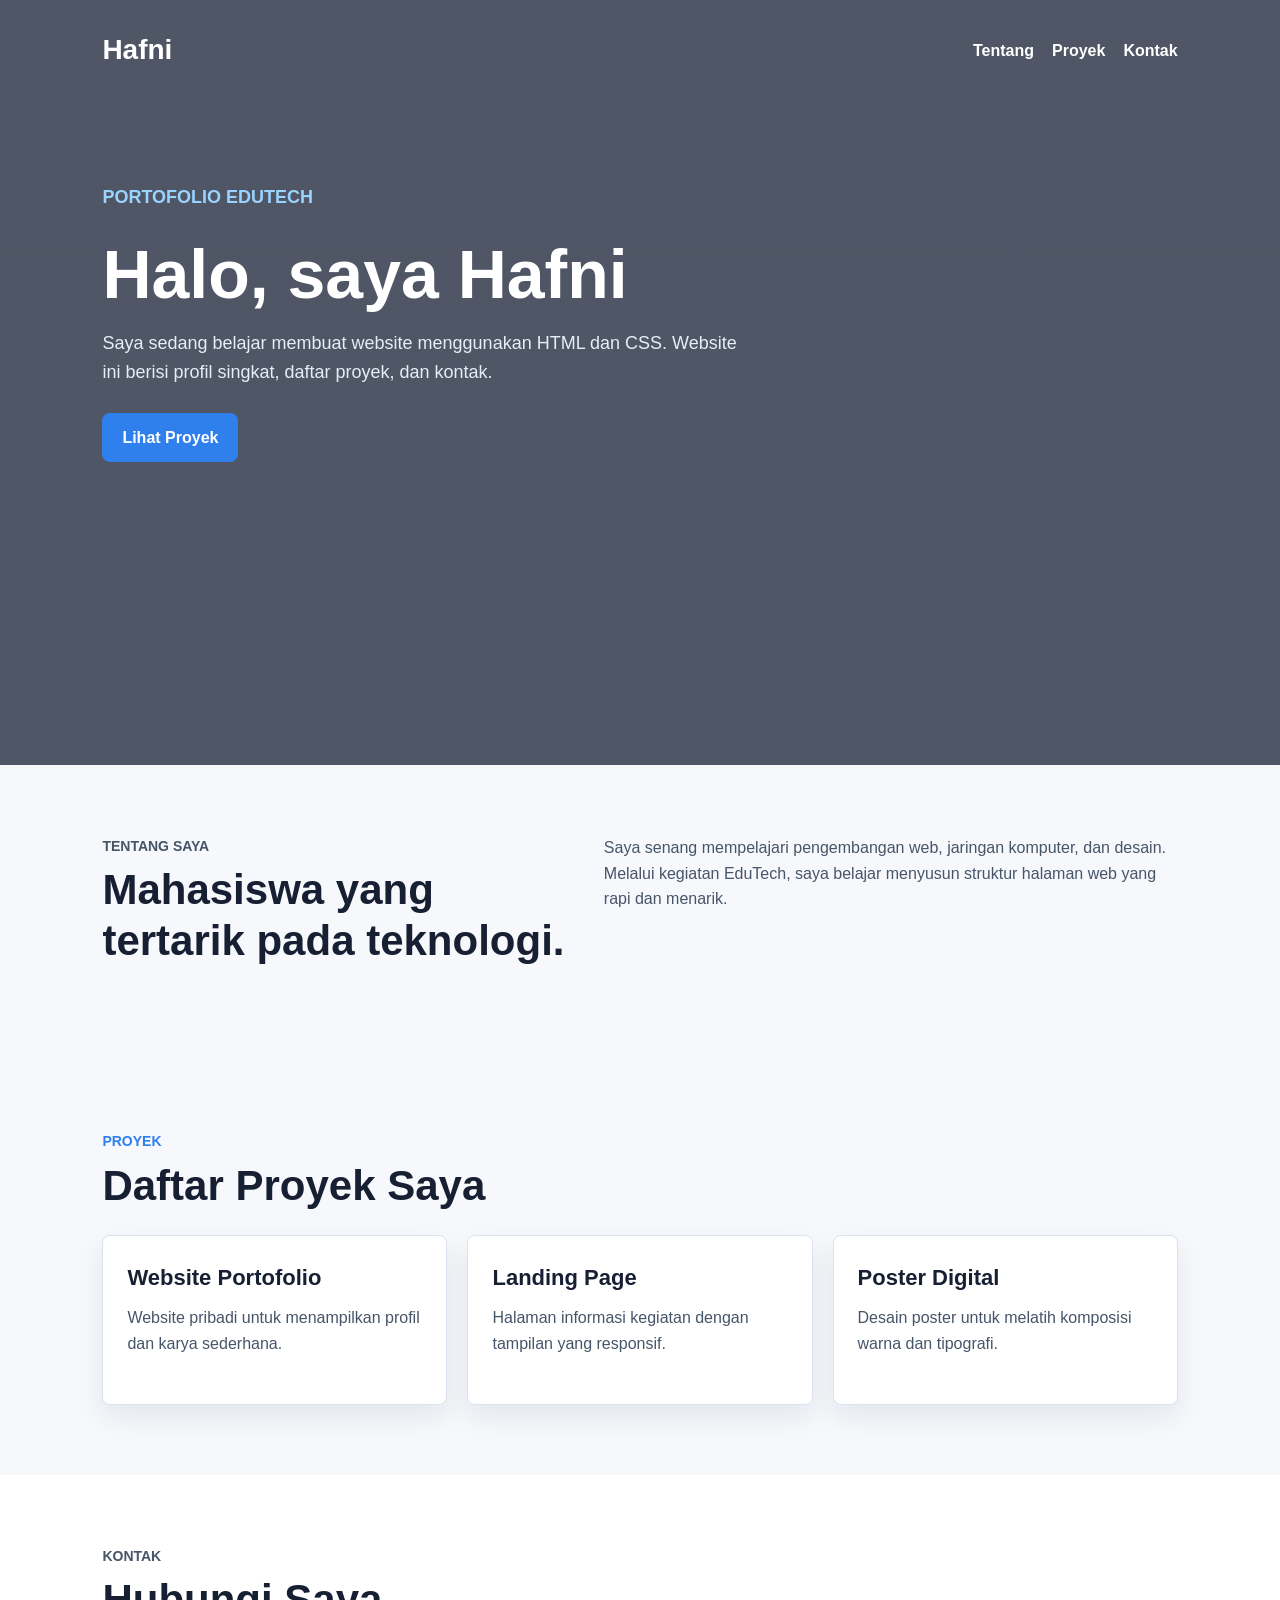
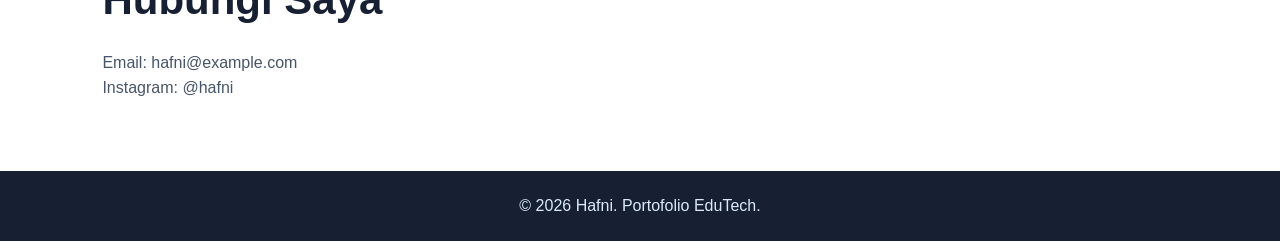
<file: Hafni_2415061061/pertemuan1/index.html>
<!DOCTYPE html>
<html lang="id">
<head>
  <meta charset="UTF-8">
  <meta name="viewport" content="width=device-width, initial-scale=1.0">
  <title>Portofolio Hafni</title>
  <link rel="stylesheet" href="style.css">
</head>
<body>
  <header class="hero">
    <nav class="navbar">
      <h1>Hafni</h1>
      <div class="nav-links">
        <a href="#tentang">Tentang</a>
        <a href="#proyek">Proyek</a>
        <a href="#kontak">Kontak</a>
      </div>
    </nav>

    <div class="hero-content">
      <p class="label">Portofolio EduTech</p>
      <h2>Halo, saya Hafni</h2>
      <p>
        Saya sedang belajar membuat website menggunakan HTML dan CSS.
        Website ini berisi profil singkat, daftar proyek, dan kontak.
      </p>
      <a class="button" href="#proyek">Lihat Proyek</a>
    </div>
  </header>

  <main>
    <section id="tentang" class="section about">
      <div>
        <p class="label">Tentang Saya</p>
        <h2>Mahasiswa yang tertarik pada teknologi.</h2>
      </div>
      <p>
        Saya senang mempelajari pengembangan web, jaringan komputer, dan desain.
        Melalui kegiatan EduTech, saya belajar menyusun struktur halaman web
        yang rapi dan menarik.
      </p>
    </section>

    <section id="proyek" class="section">
      <p class="label">Proyek</p>
      <h2>Daftar Proyek Saya</h2>

      <div class="project-grid">
        <article class="project-card">
          <h3>Website Portofolio</h3>
          <p>Website pribadi untuk menampilkan profil dan karya sederhana.</p>
        </article>

        <article class="project-card">
          <h3>Landing Page</h3>
          <p>Halaman informasi kegiatan dengan tampilan yang responsif.</p>
        </article>

        <article class="project-card">
          <h3>Poster Digital</h3>
          <p>Desain poster untuk melatih komposisi warna dan tipografi.</p>
        </article>
      </div>
    </section>

    <section id="kontak" class="section contact">
      <p class="label">Kontak</p>
      <h2>Hubungi Saya</h2>
      <p>Email: hafni@example.com</p>
      <p>Instagram: @hafni</p>
    </section>
  </main>

  <footer>
    <p>&copy; 2026 Hafni. Portofolio EduTech.</p>
  </footer>
</body>
</html>
</file>
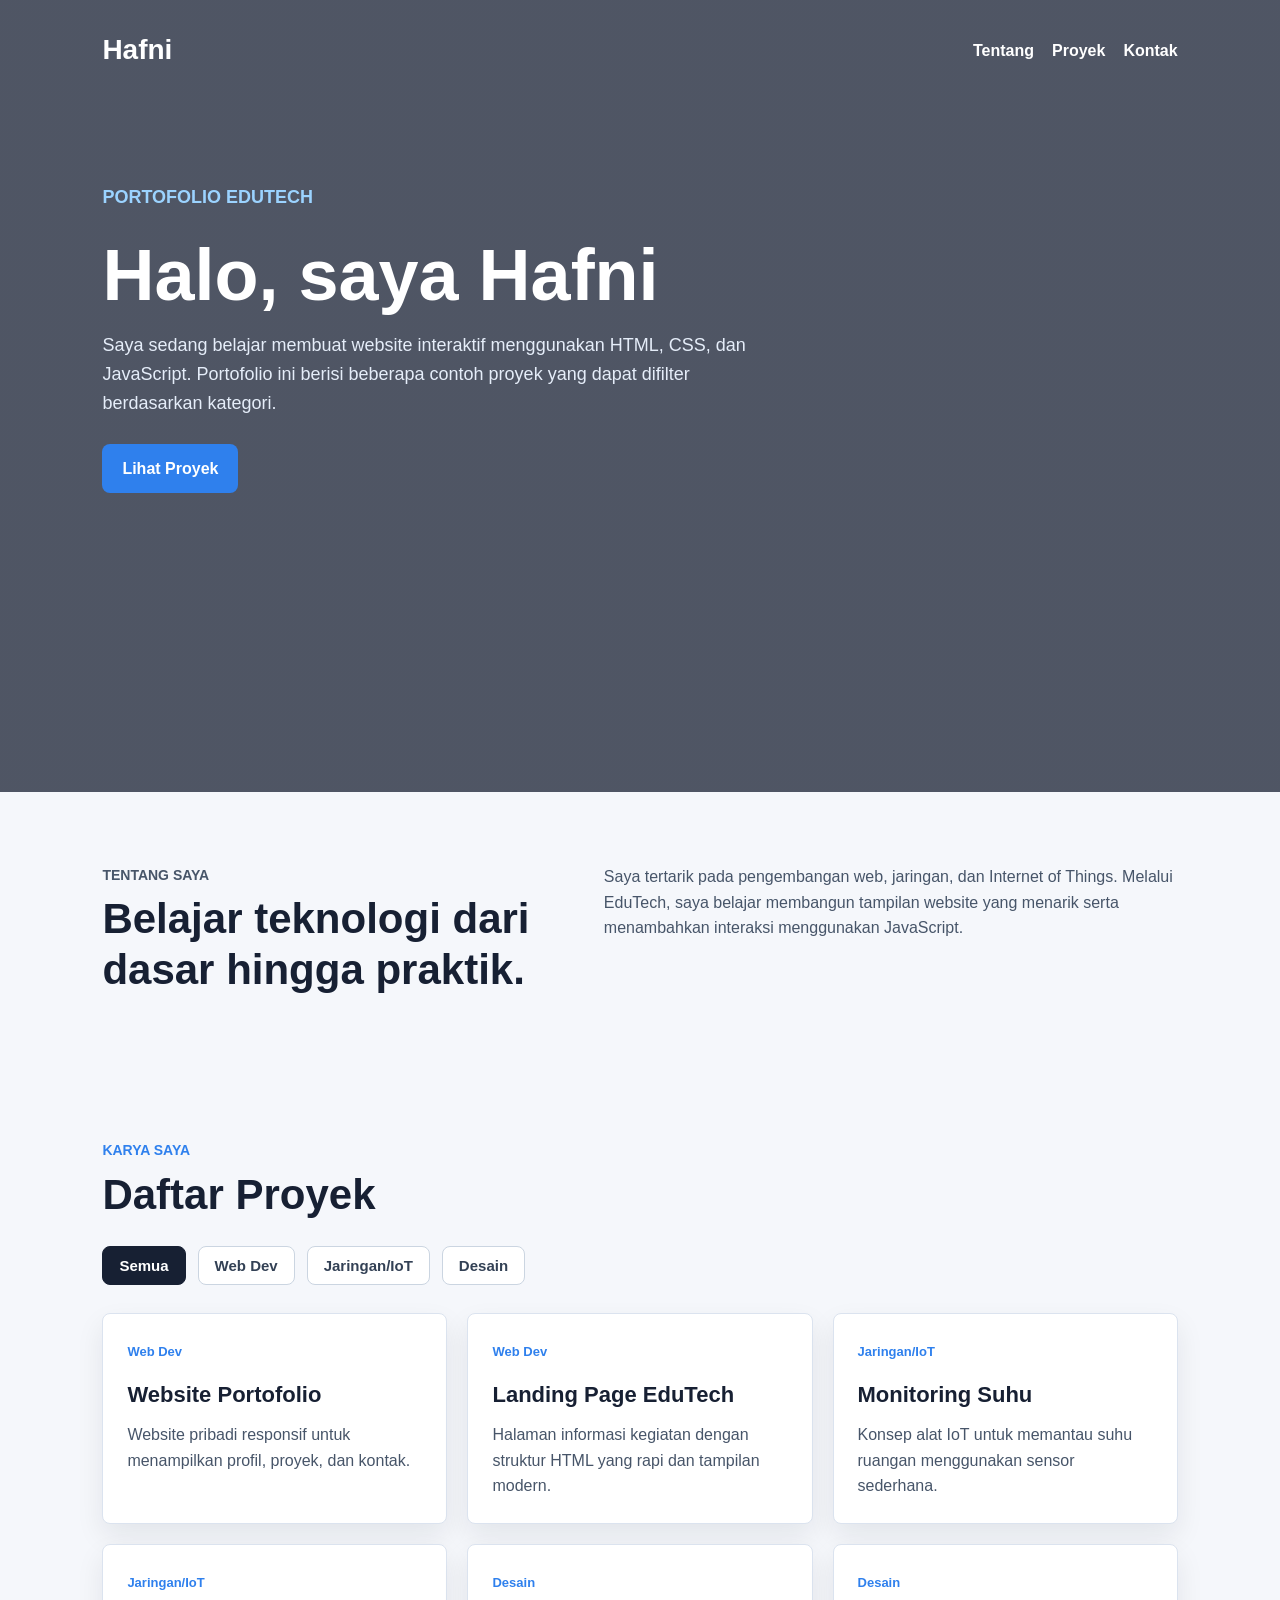
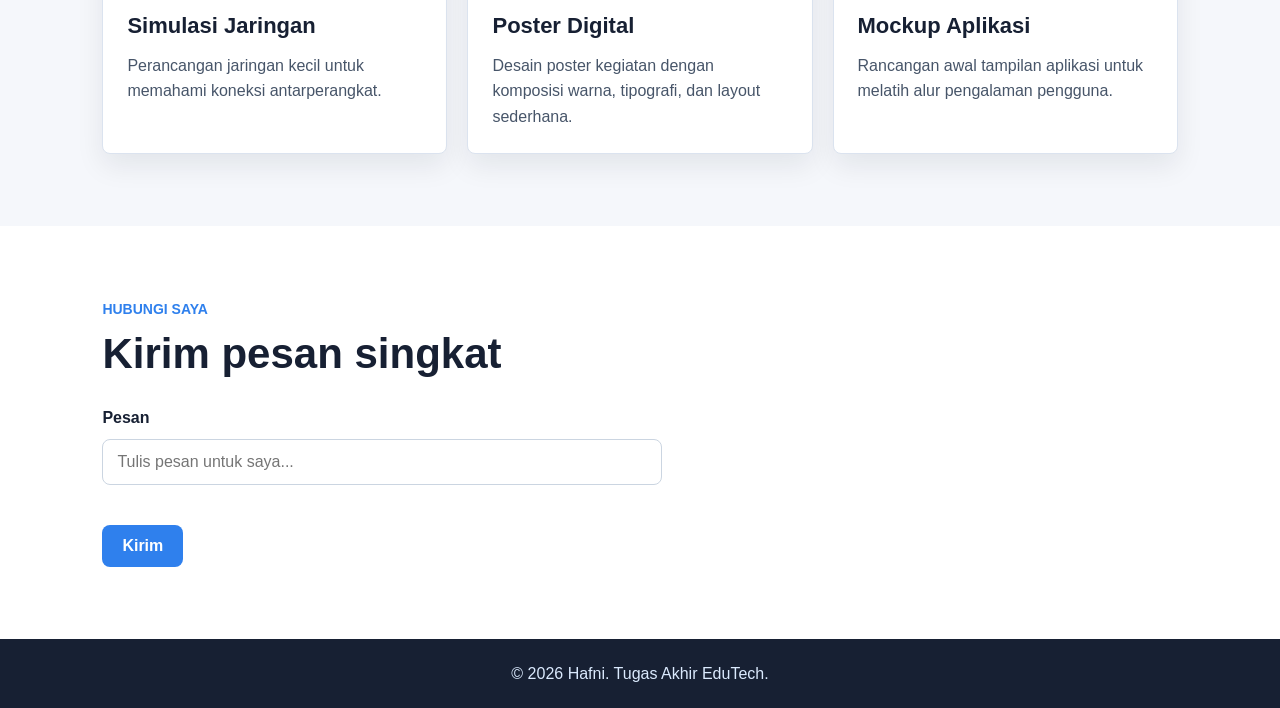
<file: Hafni_2415061061/pertemuan2/index.html>
<!DOCTYPE html>
<html lang="id">
<head>
  <meta charset="UTF-8">
  <meta name="viewport" content="width=device-width, initial-scale=1.0">
  <title>Portofolio Hafni</title>
  <link rel="stylesheet" href="style.css">
</head>
<body>
  <header class="hero">
    <nav class="navbar">
      <h1>Hafni</h1>
      <div class="nav-links">
        <a href="#tentang">Tentang</a>
        <a href="#proyek">Proyek</a>
        <a href="#kontak">Kontak</a>
      </div>
    </nav>

    <section class="hero-content">
      <p class="label">Portofolio EduTech</p>
      <h2>Halo, saya Hafni</h2>
      <p>
        Saya sedang belajar membuat website interaktif menggunakan HTML, CSS,
        dan JavaScript. Portofolio ini berisi beberapa contoh proyek yang dapat
        difilter berdasarkan kategori.
      </p>
      <a class="primary-button" href="#proyek">Lihat Proyek</a>
    </section>
  </header>

  <main>
    <section id="tentang" class="section about-section">
      <div>
        <p class="label">Tentang Saya</p>
        <h2>Belajar teknologi dari dasar hingga praktik.</h2>
      </div>
      <p>
        Saya tertarik pada pengembangan web, jaringan, dan Internet of Things.
        Melalui EduTech, saya belajar membangun tampilan website yang menarik
        serta menambahkan interaksi menggunakan JavaScript.
      </p>
    </section>

    <section id="proyek" class="section">
      <div class="section-heading">
        <p class="label">Karya Saya</p>
        <h2>Daftar Proyek</h2>
      </div>

      <div class="filter-buttons" aria-label="Filter kategori proyek">
        <button class="filter-button active" type="button" data-filter="semua">Semua</button>
        <button class="filter-button" type="button" data-filter="web">Web Dev</button>
        <button class="filter-button" type="button" data-filter="iot">Jaringan/IoT</button>
        <button class="filter-button" type="button" data-filter="desain">Desain</button>
      </div>

      <div class="project-grid">
        <article class="project-card" data-category="web">
          <span>Web Dev</span>
          <h3>Website Portofolio</h3>
          <p>Website pribadi responsif untuk menampilkan profil, proyek, dan kontak.</p>
        </article>

        <article class="project-card" data-category="web">
          <span>Web Dev</span>
          <h3>Landing Page EduTech</h3>
          <p>Halaman informasi kegiatan dengan struktur HTML yang rapi dan tampilan modern.</p>
        </article>

        <article class="project-card" data-category="iot">
          <span>Jaringan/IoT</span>
          <h3>Monitoring Suhu</h3>
          <p>Konsep alat IoT untuk memantau suhu ruangan menggunakan sensor sederhana.</p>
        </article>

        <article class="project-card" data-category="iot">
          <span>Jaringan/IoT</span>
          <h3>Simulasi Jaringan</h3>
          <p>Perancangan jaringan kecil untuk memahami koneksi antarperangkat.</p>
        </article>

        <article class="project-card" data-category="desain">
          <span>Desain</span>
          <h3>Poster Digital</h3>
          <p>Desain poster kegiatan dengan komposisi warna, tipografi, dan layout sederhana.</p>
        </article>

        <article class="project-card" data-category="desain">
          <span>Desain</span>
          <h3>Mockup Aplikasi</h3>
          <p>Rancangan awal tampilan aplikasi untuk melatih alur pengalaman pengguna.</p>
        </article>
      </div>
    </section>

    <section id="kontak" class="section contact-section">
      <div class="section-heading">
        <p class="label">Hubungi Saya</p>
        <h2>Kirim pesan singkat</h2>
      </div>

      <form id="contactForm" class="contact-form" novalidate>
        <label for="messageInput">Pesan</label>
        <input
          id="messageInput"
          type="text"
          placeholder="Tulis pesan untuk saya..."
          autocomplete="off"
        >
        <p id="warningMessage" class="warning-message"></p>
        <button type="submit">Kirim</button>
      </form>
    </section>
  </main>

  <footer>
    <p>&copy; 2026 Hafni. Tugas Akhir EduTech.</p>
  </footer>

  <script src="script.js"></script>
</body>
</html>
</file>
<file: Hafni_2415061061/pertemuan1/style.css>
* {
  box-sizing: border-box;
  margin: 0;
  padding: 0;
}

html {
  scroll-behavior: smooth;
}

body {
  background: #f6f8fc;
  color: #172033;
  font-family: Arial, Helvetica, sans-serif;
  line-height: 1.6;
}

a {
  color: inherit;
  text-decoration: none;
}

.hero {
  background:
    linear-gradient(rgba(15, 23, 42, 0.72), rgba(15, 23, 42, 0.72)),
    url("https://images.unsplash.com/photo-1498050108023-c5249f4df085?auto=format&fit=crop&w=1400&q=80");
  background-position: center;
  background-size: cover;
  color: #ffffff;
  min-height: 85vh;
  padding: 28px 8%;
}

.navbar {
  align-items: center;
  display: flex;
  justify-content: space-between;
  gap: 20px;
}

.navbar h1 {
  font-size: 28px;
}

.nav-links {
  display: flex;
  flex-wrap: wrap;
  gap: 18px;
}

.nav-links a {
  font-weight: 700;
}

.hero-content {
  margin-top: 110px;
  max-width: 640px;
}

.label {
  color: #2f80ed;
  font-size: 14px;
  font-weight: 700;
  margin-bottom: 8px;
  text-transform: uppercase;
}

.hero .label {
  color: #9bd3ff;
}

.hero-content h2 {
  font-size: clamp(38px, 7vw, 68px);
  line-height: 1.08;
  margin-bottom: 18px;
}

.hero-content p {
  color: #e5edf9;
  font-size: 18px;
  margin-bottom: 26px;
}

.button {
  background: #2f80ed;
  border-radius: 8px;
  color: #ffffff;
  display: inline-block;
  font-weight: 700;
  padding: 12px 20px;
}

.button:hover {
  background: #1768d4;
}

.section {
  padding: 70px 8%;
}

.about {
  align-items: start;
  display: grid;
  gap: 32px;
  grid-template-columns: minmax(0, 0.9fr) minmax(0, 1.1fr);
}

.section h2 {
  font-size: clamp(28px, 4vw, 42px);
  line-height: 1.2;
  margin-bottom: 24px;
}

.about p,
.project-card p,
.contact p {
  color: #475569;
}

.project-grid {
  display: grid;
  gap: 20px;
  grid-template-columns: repeat(3, minmax(0, 1fr));
}

.project-card {
  background: #ffffff;
  border: 1px solid #dbe3ef;
  border-radius: 8px;
  box-shadow: 0 12px 28px rgba(15, 23, 42, 0.08);
  min-height: 170px;
  padding: 24px;
}

.project-card h3 {
  font-size: 22px;
  margin-bottom: 10px;
}

.contact {
  background: #ffffff;
}

footer {
  background: #172033;
  color: #dbeafe;
  padding: 22px 8%;
  text-align: center;
}

@media (max-width: 860px) {
  .about,
  .project-grid {
    grid-template-columns: 1fr;
  }

  .hero-content {
    margin-top: 80px;
  }
}

@media (max-width: 560px) {
  .hero,
  .section {
    padding-left: 6%;
    padding-right: 6%;
  }

  .navbar {
    align-items: flex-start;
    flex-direction: column;
  }

  .hero-content p {
    font-size: 16px;
  }
}
</file>
<file: Hafni_2415061061/pertemuan2/style.css>
* {
  box-sizing: border-box;
  margin: 0;
  padding: 0;
}

html {
  scroll-behavior: smooth;
}

body {
  background: #f5f7fb;
  color: #172033;
  font-family: Arial, Helvetica, sans-serif;
  line-height: 1.6;
}

a {
  color: inherit;
  text-decoration: none;
}

.hero {
  background:
    linear-gradient(rgba(15, 23, 42, 0.72), rgba(15, 23, 42, 0.72)),
    url("https://images.unsplash.com/photo-1516321318423-f06f85e504b3?auto=format&fit=crop&w=1400&q=80");
  background-position: center;
  background-size: cover;
  color: #ffffff;
  min-height: 88vh;
  padding: 28px 8%;
}

.navbar {
  align-items: center;
  display: flex;
  justify-content: space-between;
  gap: 20px;
}

.navbar h1 {
  font-size: 28px;
}

.nav-links {
  display: flex;
  flex-wrap: wrap;
  gap: 18px;
}

.nav-links a {
  font-weight: 700;
}

.hero-content {
  margin-top: 110px;
  max-width: 650px;
}

.label {
  color: #2f80ed;
  font-size: 14px;
  font-weight: 700;
  letter-spacing: 0;
  margin-bottom: 8px;
  text-transform: uppercase;
}

.hero .label {
  color: #9bd3ff;
}

.hero-content h2 {
  font-size: clamp(38px, 7vw, 72px);
  line-height: 1.05;
  margin-bottom: 18px;
}

.hero-content p {
  color: #e5edf9;
  font-size: 18px;
  margin-bottom: 26px;
}

.primary-button,
.contact-form button {
  background: #2f80ed;
  border: 0;
  border-radius: 8px;
  color: #ffffff;
  cursor: pointer;
  display: inline-block;
  font-size: 16px;
  font-weight: 700;
  padding: 12px 20px;
}

.primary-button:hover,
.contact-form button:hover {
  background: #1768d4;
}

.section {
  padding: 72px 8%;
}

.about-section {
  align-items: start;
  display: grid;
  gap: 32px;
  grid-template-columns: minmax(0, 0.9fr) minmax(0, 1.1fr);
}

.about-section h2,
.section-heading h2 {
  font-size: clamp(28px, 4vw, 42px);
  line-height: 1.2;
}

.section-heading {
  margin-bottom: 26px;
}

.filter-buttons {
  display: flex;
  flex-wrap: wrap;
  gap: 12px;
  margin-bottom: 28px;
}

.filter-button {
  background: #ffffff;
  border: 1px solid #cbd5e1;
  border-radius: 8px;
  color: #334155;
  cursor: pointer;
  font-size: 15px;
  font-weight: 700;
  padding: 10px 16px;
}

.filter-button:hover,
.filter-button.active {
  background: #172033;
  border-color: #172033;
  color: #ffffff;
}

.project-grid {
  display: grid;
  gap: 20px;
  grid-template-columns: repeat(3, minmax(0, 1fr));
}

.project-card {
  background: #ffffff;
  border: 1px solid #dbe3ef;
  border-radius: 8px;
  box-shadow: 0 12px 28px rgba(15, 23, 42, 0.08);
  min-height: 190px;
  padding: 24px;
}

.project-card.hide {
  display: none;
}

.project-card span {
  color: #2f80ed;
  display: inline-block;
  font-size: 13px;
  font-weight: 700;
  margin-bottom: 14px;
}

.project-card h3 {
  font-size: 22px;
  margin-bottom: 10px;
}

.project-card p,
.about-section p {
  color: #475569;
}

.contact-section {
  background: #ffffff;
}

.contact-form {
  max-width: 560px;
}

.contact-form label {
  display: block;
  font-weight: 700;
  margin-bottom: 8px;
}

.contact-form input {
  border: 1px solid #cbd5e1;
  border-radius: 8px;
  display: block;
  font-size: 16px;
  margin-bottom: 8px;
  padding: 13px 14px;
  width: 100%;
}

.contact-form input:focus {
  border-color: #2f80ed;
  outline: 3px solid rgba(47, 128, 237, 0.18);
}

.warning-message {
  color: #dc2626;
  font-size: 14px;
  font-weight: 700;
  min-height: 22px;
  margin-bottom: 10px;
}

.warning-message.success {
  color: #15803d;
}

footer {
  background: #172033;
  color: #dbeafe;
  padding: 22px 8%;
  text-align: center;
}

@media (max-width: 860px) {
  .about-section,
  .project-grid {
    grid-template-columns: 1fr;
  }

  .hero-content {
    margin-top: 80px;
  }
}

@media (max-width: 560px) {
  .hero,
  .section {
    padding-left: 6%;
    padding-right: 6%;
  }

  .navbar {
    align-items: flex-start;
    flex-direction: column;
  }

  .hero {
    min-height: 760px;
  }

  .hero-content p {
    font-size: 16px;
  }

  .filter-button {
    flex: 1 1 130px;
  }
}
</file>
